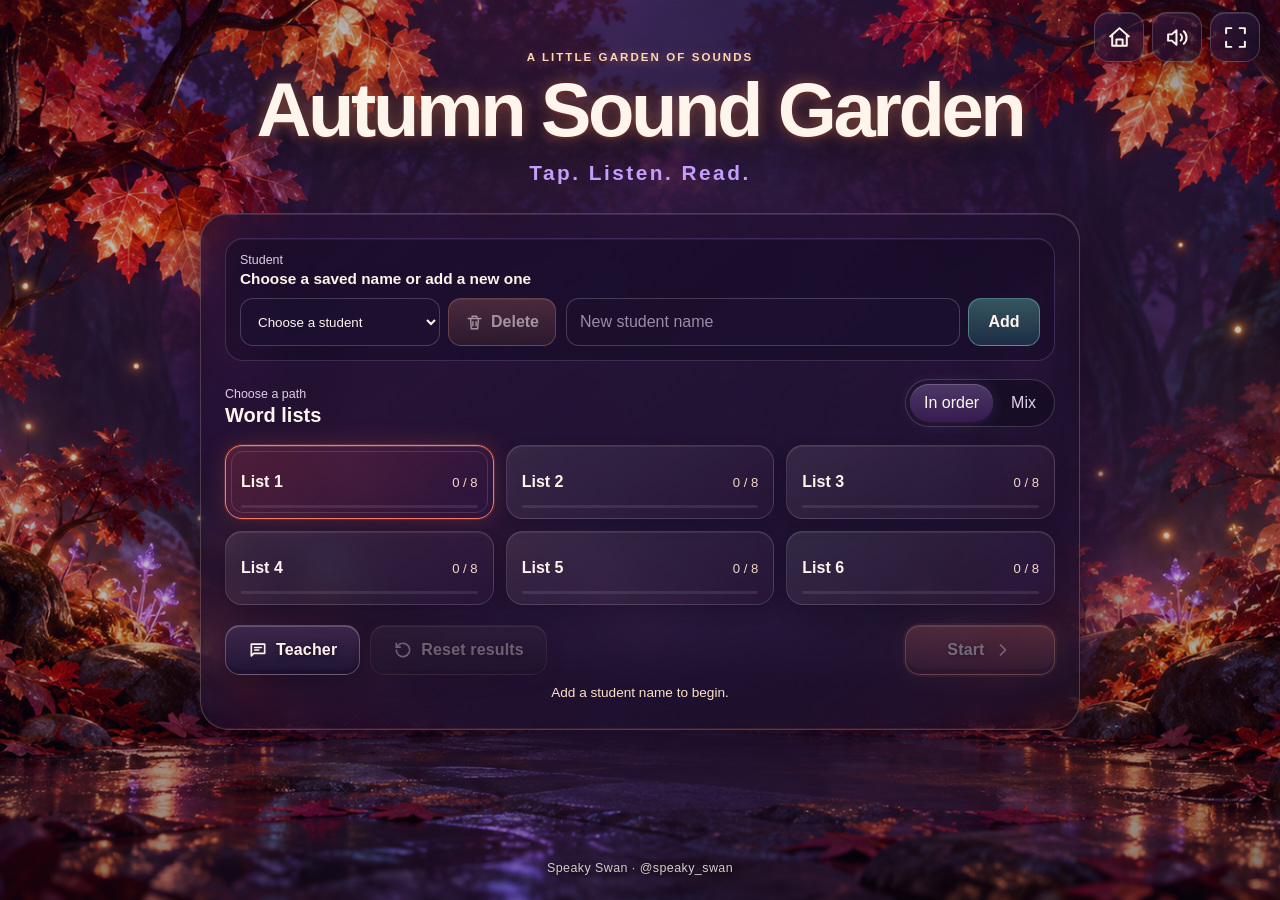
<file: index.html>
<!doctype html>
<html lang="en">
<head>
  <meta charset="utf-8">
  <meta name="viewport" content="width=device-width, initial-scale=1, viewport-fit=cover">
  <meta name="theme-color" content="#190f2d">
  <meta name="description" content="A teacher-led phonics game for blending three-letter words.">
  <title>Autumn Sound Garden</title>
  <link rel="icon" href="data:image/svg+xml,%3Csvg xmlns='http://www.w3.org/2000/svg' viewBox='0 0 64 64'%3E%3Cpath fill='%23e9854b' d='M54 8C31 8 13 21 10 43c10 8 25 7 35-3C54 31 57 18 54 8Z'/%3E%3Cpath fill='none' stroke='%23fff5ec' stroke-width='4' stroke-linecap='round' d='M10 54c9-17 20-27 35-36'/%3E%3C/svg%3E">
  <link rel="stylesheet" href="styles.css">
</head>
<body>
  <div class="forest" aria-hidden="true"></div>
  <div class="ambient" aria-hidden="true">
    <i class="firefly f1"></i><i class="firefly f2"></i><i class="firefly f3"></i><i class="firefly f4"></i>
    <i class="leaf l1"></i><i class="leaf l2"></i><i class="leaf l3"></i><i class="leaf l4"></i>
  </div>

  <main class="app-shell">
    <div class="icon-actions global-actions" aria-label="Game controls">
      <button id="home-button" class="icon-button" type="button" aria-label="Home" title="Home">
        <svg aria-hidden="true" viewBox="0 0 24 24"><path d="m3 11 9-8 9 8"/><path d="M5 10v10h14V10M9 20v-6h6v6"/></svg>
      </button>
      <button id="effects-button" class="icon-button" type="button" aria-label="Sound effects on" aria-pressed="true" title="Sound effects: decorative only. Letter sounds stay on.">
        <svg aria-hidden="true" viewBox="0 0 24 24"><path d="M11 5 6.5 9H3v6h3.5l4.5 4V5Z"/><path class="sound-wave" d="M15 9a4 4 0 0 1 0 6M18 6a8 8 0 0 1 0 12"/></svg>
      </button>
      <button id="fullscreen-button" class="icon-button" type="button" aria-label="Full screen" title="Full screen">
        <svg aria-hidden="true" viewBox="0 0 24 24"><path d="M8 3H3v5M16 3h5v5M21 16v5h-5M8 21H3v-5"/></svg>
      </button>
    </div>

    <section id="start-screen" class="screen start-screen active" aria-labelledby="start-title">
      <div class="brand-lockup">
        <span class="eyebrow">A little garden of sounds</span>
        <h1 id="start-title">Autumn Sound Garden</h1>
        <p class="tagline">Tap. Listen. Read.</p>
      </div>

      <div class="start-panel glass-panel">
        <section class="student-panel" aria-labelledby="student-title">
          <div class="student-heading">
            <span class="step-label">Student</span>
            <strong id="student-title">Choose a saved name or add a new one</strong>
          </div>
          <div class="student-controls">
            <div class="student-select-row">
              <label class="sr-only" for="student-select">Saved students</label>
              <select id="student-select" aria-label="Choose a saved student">
                <option value="">Choose a student</option>
              </select>
              <button id="delete-student-button" class="student-delete-button" type="button" aria-label="Delete selected student" title="Delete selected student" disabled>
                <svg aria-hidden="true" viewBox="0 0 24 24"><path d="M4 7h16M9 7V4h6v3M7 7l1 13h8l1-13M10 11v5M14 11v5"/></svg>
                <span>Delete</span>
              </button>
            </div>
            <div class="student-create">
              <label class="sr-only" for="student-name-input">New student name</label>
              <input id="student-name-input" type="text" maxlength="30" autocomplete="name" placeholder="New student name">
              <button id="add-student-button" class="student-add-button" type="button">Add</button>
            </div>
          </div>
          <button id="continue-session-button" class="continue-session" type="button" hidden>
            <span>Continue</span>
            <strong id="continue-session-detail"></strong>
            <svg aria-hidden="true" viewBox="0 0 24 24"><path d="m9 6 6 6-6 6"/></svg>
          </button>
        </section>

        <div class="list-heading">
          <div>
            <span class="step-label">Choose a path</span>
            <h2>Word lists</h2>
          </div>
          <div class="order-control" aria-label="Word order">
            <button class="order-option active" type="button" data-order="in-order" aria-pressed="true">In order</button>
            <button class="order-option" type="button" data-order="mix" aria-pressed="false">Mix</button>
          </div>
        </div>
        <div id="list-grid" class="list-grid" aria-label="Choose a word list"></div>
        <div class="start-actions">
          <div class="start-secondary-actions">
            <button id="teacher-button" class="button button-quiet" type="button">
              <svg aria-hidden="true" viewBox="0 0 24 24"><path d="M4 5h16v11H7l-3 3V5Z"/><path d="M8 9h8M8 12h5"/></svg>
              Teacher
            </button>
            <button id="reset-results-button" class="button button-quiet button-reset" type="button" disabled>
              <svg aria-hidden="true" viewBox="0 0 24 24"><path d="M4 12a8 8 0 1 0 2.3-5.7L4 8.6"/><path d="M4 4v4.6h4.6"/></svg>
              Reset results
            </button>
          </div>
          <button id="start-button" class="button button-primary" type="button" disabled>
            <span>Start</span>
            <svg aria-hidden="true" viewBox="0 0 24 24"><path d="m9 6 6 6-6 6"/></svg>
          </button>
        </div>
        <div id="start-status" class="inline-status" role="status" aria-live="polite"></div>
      </div>
    </section>

    <section id="game-screen" class="screen game-screen" aria-labelledby="game-title" hidden>
      <header class="game-header">
        <div class="session-badge">
          <span id="game-title">List 1</span>
          <span class="dot" aria-hidden="true"></span>
          <span id="word-counter">1 / 8</span>
        </div>
      </header>

      <div class="game-content">
        <div class="instruction-block">
          <span class="eyebrow">Listen closely</span>
          <h1>Tap each letter. Listen to the sounds.</h1>
        </div>

        <div id="letter-row" class="letter-row" aria-label="Word sounds"></div>

        <div class="read-reveal" aria-live="polite">
          <div id="reading-feedback" class="reading-feedback" hidden>
            <svg class="success-star" aria-hidden="true" viewBox="0 0 64 64"><path d="m32 5 7.8 15.8 17.5 2.5-12.7 12.4 3 17.4L32 44.9 16.4 53l3-17.4L6.7 23.3l17.5-2.5L32 5Z"/></svg>
            <span>Great reading!</span>
          </div>
          <span id="reveal-prompt">&nbsp;</span>
          <strong id="revealed-word" aria-hidden="true">&nbsp;</strong>
        </div>

        <div class="game-controls">
          <button id="sound-out-button" class="button button-warm" type="button">Sound it out</button>
          <button id="read-button" class="button button-violet button-microphone" type="button" title="Read the word into the microphone" aria-pressed="false">
            <svg aria-hidden="true" viewBox="0 0 24 24"><rect x="9" y="3" width="6" height="12" rx="3"/><path d="M5 11a7 7 0 0 0 14 0M12 18v3M9 21h6"/></svg>
            <span>Read aloud</span>
          </button>
          <button id="next-button" class="button button-primary" type="button" disabled title="Read the word aloud first">Next</button>
        </div>
        <button id="back-button" class="back-button" type="button">
          <svg aria-hidden="true" viewBox="0 0 24 24"><path d="m15 6-6 6 6 6"/></svg>
          Previous word
        </button>
        <div id="game-status" class="inline-status game-status" role="status" aria-live="polite"></div>
        <button id="retry-audio-button" class="button button-quiet retry-button" type="button" hidden>Repeat loading</button>
      </div>
      <div id="celebration" class="celebration" aria-hidden="true"></div>
    </section>

    <section id="complete-screen" class="screen complete-screen" aria-labelledby="complete-title" hidden>
      <div class="completion-orbit" aria-hidden="true"><span></span><span></span><span></span></div>
      <span class="eyebrow">The path is complete</span>
      <h1 id="complete-title">Well done!</h1>
      <p><strong>8</strong> words read</p>
      <div class="completion-actions">
        <button id="again-button" class="button button-primary" type="button">Read again</button>
        <button id="choose-button" class="button button-quiet" type="button">Choose a list</button>
      </div>
    </section>
  </main>

  <footer class="site-footer">
    <a class="author-link" href="https://vk.ru/speaky_swan" target="_blank" rel="noopener noreferrer" aria-label="Speaky Swan on VK — opens in a new tab">Speaky Swan · @speaky_swan</a>
  </footer>

  <dialog id="teacher-dialog" class="teacher-dialog" aria-labelledby="teacher-title">
    <div class="dialog-head">
      <div><span class="eyebrow">For the grown-up</span><h2 id="teacher-title">Teacher sound check</h2></div>
      <button id="close-teacher" class="icon-button" type="button" aria-label="Close teacher panel">
        <svg aria-hidden="true" viewBox="0 0 24 24"><path d="M5 5l14 14M19 5 5 19"/></svg>
      </button>
    </div>
    <p class="teacher-intro">Listen to the supplied British phonics clips. This technical player does not assess pronunciation.</p>
    <div class="teacher-settings">
      <label for="volume-range"><span>Phoneme volume</span><output id="volume-output">90%</output></label>
      <input id="volume-range" type="range" min="0" max="100" value="90">
      <label for="gap-range"><span>Gap between sounds</span><output id="gap-output">0.3 s</output></label>
      <input id="gap-range" type="range" min="0" max="2000" step="100" value="300">
    </div>
    <div id="teacher-sounds" class="teacher-sounds" aria-label="Phoneme sound checks"></div>
    <div id="teacher-status" class="inline-status" role="status" aria-live="polite"></div>
    <a class="author-link teacher-author" href="https://vk.ru/speaky_swan" target="_blank" rel="noopener noreferrer" aria-label="Speaky Swan on VK — opens in a new tab">Speaky Swan · @speaky_swan</a>
  </dialog>

  <script src="words.js"></script>
  <script src="audio.js"></script>
  <script src="app.js"></script>
</body>
</html>
</file>
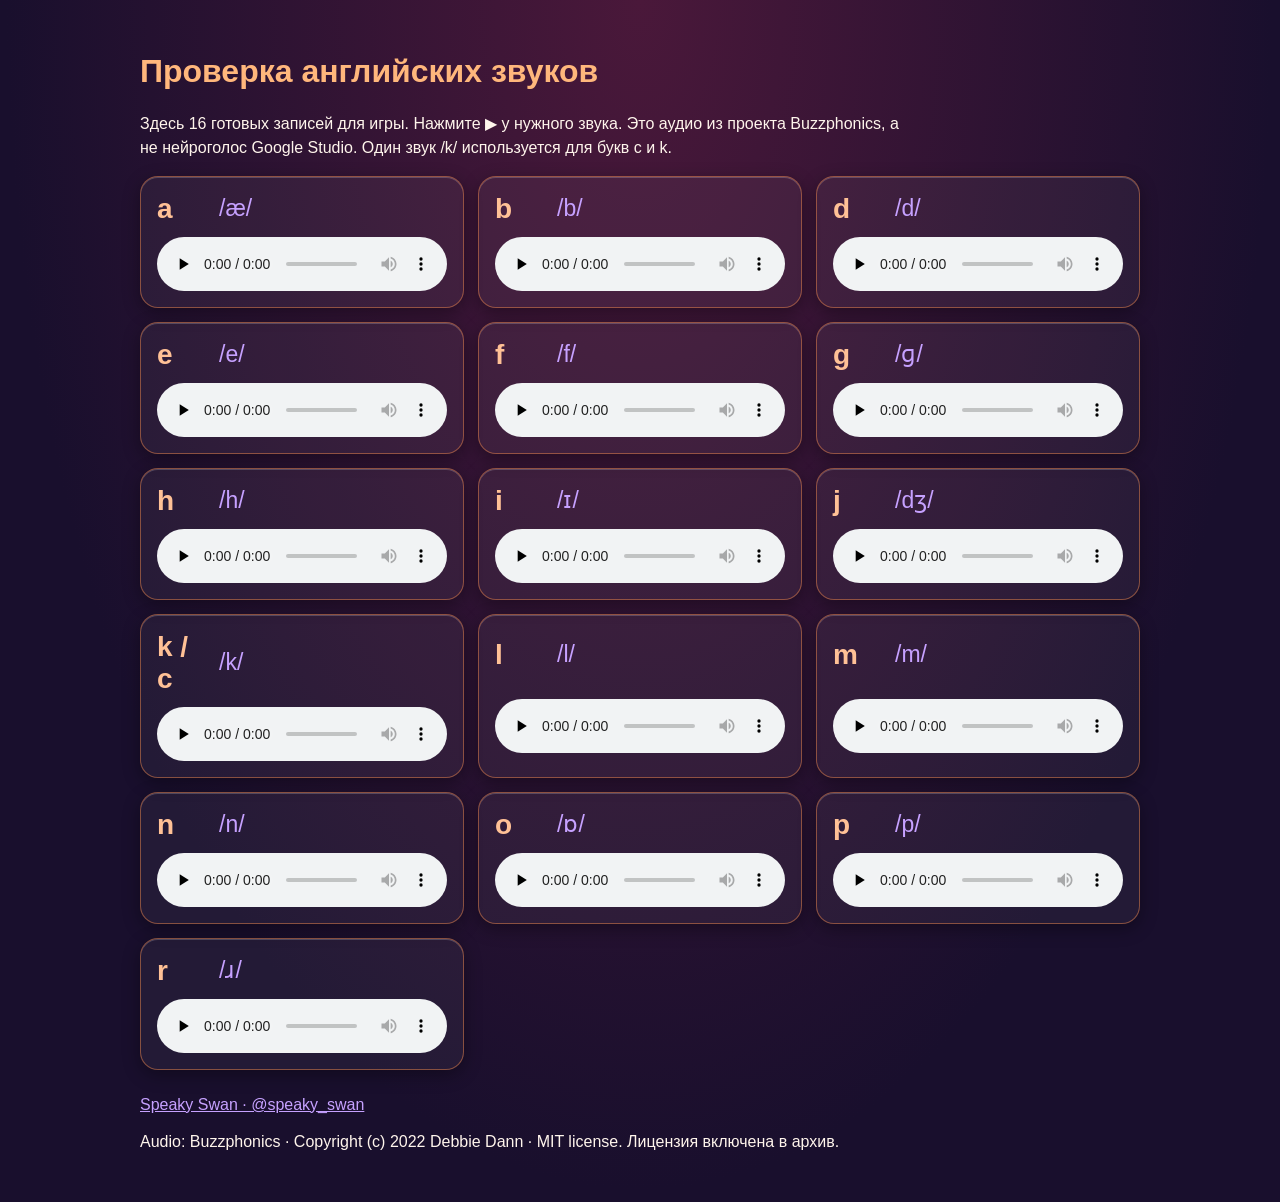
<file: preview.html>
<!doctype html><html lang="ru"><meta charset="utf-8"><meta name="viewport" content="width=device-width,initial-scale=1"><title>Speaky Swan — проверка звуков</title><style>body{margin:0;background:radial-gradient(ellipse at top,#4a183a,#190f2d 70%);color:#fff5ec;font:16px Arial,sans-serif;min-height:100vh}main{max-width:1000px;margin:auto;padding:32px 20px}h1{font-size:32px;color:#ffb77c}p{line-height:1.5;max-width:780px}.grid{display:grid;grid-template-columns:repeat(auto-fit,minmax(280px,1fr));gap:14px}.sound{background:#ffffff0c;border:1px solid #e9854b80;box-shadow:0 5px 18px #0005,inset 0 1px #fff3;border-radius:18px;padding:16px;display:grid;grid-template-columns:50px 1fr;align-items:center;gap:12px}.sound b{font-size:28px;color:#ffc196}.sound span{font-size:23px;color:#c6a1ff}.sound audio{width:100%;grid-column:1/-1}a{color:#c6a1ff}footer{margin-top:26px}a:focus-visible{outline:3px solid #ffb77c}</style><main><h1>Проверка английских звуков</h1><p>Здесь 16 готовых записей для игры. Нажмите ▶ у нужного звука. Это аудио из проекта Buzzphonics, а не нейроголос Google Studio. Один звук /k/ используется для букв c и k.</p><div class="grid"><div class="sound"><b>a</b><span>/æ/</span><audio controls preload="none" src="assets/audio/phonemes/a.m4a"></audio></div>
<div class="sound"><b>b</b><span>/b/</span><audio controls preload="none" src="assets/audio/phonemes/b.m4a"></audio></div>
<div class="sound"><b>d</b><span>/d/</span><audio controls preload="none" src="assets/audio/phonemes/d.m4a"></audio></div>
<div class="sound"><b>e</b><span>/e/</span><audio controls preload="none" src="assets/audio/phonemes/e.m4a"></audio></div>
<div class="sound"><b>f</b><span>/f/</span><audio controls preload="none" src="assets/audio/phonemes/f.m4a"></audio></div>
<div class="sound"><b>g</b><span>/ɡ/</span><audio controls preload="none" src="assets/audio/phonemes/g.m4a"></audio></div>
<div class="sound"><b>h</b><span>/h/</span><audio controls preload="none" src="assets/audio/phonemes/h.m4a"></audio></div>
<div class="sound"><b>i</b><span>/ɪ/</span><audio controls preload="none" src="assets/audio/phonemes/i.m4a"></audio></div>
<div class="sound"><b>j</b><span>/dʒ/</span><audio controls preload="none" src="assets/audio/phonemes/j.m4a"></audio></div>
<div class="sound"><b>k / c</b><span>/k/</span><audio controls preload="none" src="assets/audio/phonemes/k.m4a"></audio></div>
<div class="sound"><b>l</b><span>/l/</span><audio controls preload="none" src="assets/audio/phonemes/l.m4a"></audio></div>
<div class="sound"><b>m</b><span>/m/</span><audio controls preload="none" src="assets/audio/phonemes/m.m4a"></audio></div>
<div class="sound"><b>n</b><span>/n/</span><audio controls preload="none" src="assets/audio/phonemes/n.m4a"></audio></div>
<div class="sound"><b>o</b><span>/ɒ/</span><audio controls preload="none" src="assets/audio/phonemes/o.m4a"></audio></div>
<div class="sound"><b>p</b><span>/p/</span><audio controls preload="none" src="assets/audio/phonemes/p.m4a"></audio></div>
<div class="sound"><b>r</b><span>/ɹ/</span><audio controls preload="none" src="assets/audio/phonemes/r.m4a"></audio></div></div><footer><a href="https://vk.ru/speaky_swan" target="_blank" rel="noopener noreferrer">Speaky Swan · @speaky_swan</a><p>Audio: Buzzphonics · Copyright (c) 2022 Debbie Dann · MIT license. Лицензия включена в архив.</p></footer></main></html>
</file>
<file: styles.css>
:root {
  color-scheme: dark;
  --plum: #190f2d;
  --indigo: #11182d;
  --berry: #4a183a;
  --copper: #e9854b;
  --coral: #ff765c;
  --amber: #f2ae55;
  --lilac: #c6a1ff;
  --mint: #96eee1;
  --cream: #fff5ec;
  --muted: #dfcfe6;
  --glass: rgba(24, 13, 40, 0.58);
  --line: rgba(255, 245, 236, 0.18);
  --shadow: 0 20px 50px rgba(7, 3, 18, 0.42);
  font-family: Andika, "Trebuchet MS", Arial, sans-serif;
}

* { box-sizing: border-box; }
.sr-only { position: absolute; width: 1px; height: 1px; padding: 0; margin: -1px; overflow: hidden; clip: rect(0, 0, 0, 0); white-space: nowrap; border: 0; }

html { min-width: 320px; min-height: 100%; background: var(--plum); }

body {
  min-width: 320px;
  min-height: 100vh;
  min-height: 100svh;
  margin: 0;
  overflow-x: hidden;
  color: var(--cream);
  background: var(--plum);
}

button, input { font: inherit; }
button { -webkit-tap-highlight-color: transparent; }

.forest {
  position: fixed;
  inset: 0;
  z-index: 0;
  pointer-events: none;
  background-color: var(--plum);
  background-image: url("assets/autumn-forest.png");
  background-position: center;
  background-size: cover;
  background-repeat: no-repeat;
}

.forest::before {
  content: "";
  position: absolute;
  inset: 0;
  background:
    radial-gradient(circle at 50% 42%, rgba(17, 8, 31, 0.02) 0 20%, rgba(13, 6, 27, 0.2) 62%, rgba(9, 3, 20, 0.42) 100%),
    linear-gradient(180deg, rgba(18, 8, 34, 0.18), transparent 36%, rgba(16, 6, 28, 0.18));
}

.ambient { position: fixed; inset: 0; z-index: 1; overflow: hidden; pointer-events: none; }
.ambient.muted { display: none; }
.firefly { position: absolute; width: 5px; height: 5px; border-radius: 50%; background: #fff0bd; box-shadow: 0 0 8px #ffcb69, 0 0 18px #ef794d; animation: drift 12s ease-in-out infinite alternate; }
.f1 { left: 18%; top: 38%; animation-delay: -2s; }
.f2 { right: 17%; top: 31%; animation-delay: -7s; animation-duration: 14s; }
.f3 { left: 30%; bottom: 24%; animation-delay: -4s; animation-duration: 16s; }
.f4 { right: 28%; bottom: 34%; animation-delay: -10s; animation-duration: 13s; }
.leaf { position: absolute; width: 15px; height: 9px; border-radius: 100% 0 100% 0; background: linear-gradient(135deg, var(--amber), var(--coral)); box-shadow: 0 0 9px rgba(255,118,92,.6); opacity: .6; animation: fall 15s linear infinite; }
.l1 { left: 9%; top: -3%; animation-delay: -3s; }
.l2 { left: 34%; top: -6%; animation-delay: -11s; animation-duration: 18s; }
.l3 { right: 18%; top: -4%; animation-delay: -6s; animation-duration: 17s; }
.l4 { right: 5%; top: -4%; animation-delay: -14s; animation-duration: 20s; }

.app-shell {
  position: relative;
  z-index: 2;
  width: min(1180px, calc(100% - 40px));
  min-height: calc(100vh - 64px);
  min-height: calc(100svh - 64px);
  margin: 0 auto;
  padding: max(28px, env(safe-area-inset-top)) 0 84px;
  display: flex;
}

.screen { width: 100%; margin: auto; animation: screen-in .45s ease-out both; }
.screen[hidden] { display: none !important; }

.eyebrow {
  display: block;
  margin-bottom: 8px;
  color: #ffd7b5;
  font-size: .72rem;
  line-height: 1.3;
  font-weight: 800;
  letter-spacing: .18em;
  text-transform: uppercase;
  text-shadow: 0 1px 10px rgba(233,133,75,.5);
}

.brand-lockup { text-align: center; margin-bottom: 28px; }
.brand-lockup h1, .instruction-block h1, .complete-screen h1 { margin: 0; text-wrap: balance; }
.brand-lockup h1 {
  font-size: clamp(2.35rem, 6vw, 4.75rem);
  line-height: .98;
  letter-spacing: -.045em;
  text-shadow: 0 2px 0 rgba(120,41,33,.5), 0 0 16px rgba(255,150,92,.48), 0 9px 30px rgba(12,4,20,.9);
}
.tagline { margin: 14px 0 0; color: var(--lilac); font-size: clamp(1rem, 2vw, 1.3rem); font-weight: 700; letter-spacing: .12em; }

.glass-panel {
  background: linear-gradient(145deg, rgba(38,16,51,.76), rgba(18,13,37,.56));
  border: 1px solid rgba(255,210,184,.22);
  border-radius: 28px;
  box-shadow: inset 0 1px rgba(255,255,255,.11), inset 0 -1px rgba(185,91,66,.16), var(--shadow), 0 0 60px rgba(83,31,95,.18);
  backdrop-filter: blur(14px) saturate(1.15);
  -webkit-backdrop-filter: blur(14px) saturate(1.15);
}

.start-screen { max-width: 880px; }
.start-panel { padding: 24px; }
.student-panel { margin-bottom: 18px; padding: 14px; border: 1px solid rgba(198,161,255,.2); border-radius: 18px; background: rgba(12,7,28,.32); box-shadow: inset 0 1px rgba(255,255,255,.06); }
.student-heading { margin-bottom: 10px; }
.student-heading strong { display: block; color: var(--cream); font-size: .96rem; }
.student-controls { display: grid; grid-template-columns: minmax(190px, .8fr) minmax(280px, 1.2fr); gap: 10px; }
.student-select-row { display: grid; grid-template-columns: minmax(0, 1fr) 108px; gap: 8px; }
.student-controls select, .student-create input { width: 100%; min-height: 48px; border: 1px solid rgba(255,245,236,.2); border-radius: 13px; color: var(--cream); background: rgba(29,16,48,.88); outline: none; }
.student-controls select { padding: 9px 38px 9px 13px; cursor: pointer; }
.student-controls select option { color: #21122f; background: #fff5ec; }
.student-create { display: grid; grid-template-columns: minmax(0, 1fr) auto; gap: 8px; }
.student-create input { padding: 9px 13px; }
.student-create input::placeholder { color: rgba(223,207,230,.65); }
.student-add-button { min-width: 72px; min-height: 48px; padding: 8px 15px; border: 1px solid rgba(150,238,225,.38); border-radius: 13px; color: var(--cream); font-weight: 800; background: linear-gradient(180deg, rgba(62,104,108,.8), rgba(30,49,72,.9)); cursor: pointer; }
.student-delete-button { min-width: 108px; height: 48px; padding: 0 12px; display: flex; align-items: center; justify-content: center; gap: 7px; border: 1px solid rgba(255,118,92,.62); border-radius: 13px; color: #ffe3dc; font-weight: 800; background: linear-gradient(180deg, rgba(139,55,71,.92), rgba(67,29,54,.96)); box-shadow: inset 0 1px rgba(255,255,255,.12); cursor: pointer; }
.student-delete-button:disabled { opacity: .62; filter: saturate(.55); cursor: not-allowed; }
.student-delete-button svg { width: 19px; height: 19px; flex: 0 0 auto; fill: none; stroke: currentColor; stroke-width: 1.8; stroke-linecap: round; stroke-linejoin: round; }
.student-controls select:focus-visible, .student-create input:focus-visible, .student-add-button:focus-visible, .student-delete-button:focus-visible { outline: 3px solid var(--mint); outline-offset: 2px; }
.continue-session { width: 100%; min-height: 52px; margin-top: 10px; padding: 9px 14px; display: grid; grid-template-columns: auto 1fr auto; align-items: center; gap: 10px; border: 1px solid rgba(242,174,85,.58); border-radius: 14px; color: var(--cream); text-align: left; background: linear-gradient(135deg, rgba(139,58,66,.82), rgba(69,33,92,.88)); box-shadow: inset 0 1px rgba(255,255,255,.18), 0 0 20px rgba(255,118,92,.12); cursor: pointer; }
.continue-session[hidden] { display: none; }
.continue-session > span { color: #ffd6b8; font-size: .78rem; font-weight: 800; text-transform: uppercase; letter-spacing: .1em; }
.continue-session strong { font-size: .95rem; }
.continue-session svg { width: 21px; height: 21px; fill: none; stroke: currentColor; stroke-width: 2; stroke-linecap: round; stroke-linejoin: round; }
.list-heading { display: flex; align-items: end; justify-content: space-between; gap: 20px; margin-bottom: 18px; }
.list-heading h2 { margin: 0; font-size: 1.25rem; }
.step-label { display: block; margin-bottom: 3px; color: var(--muted); font-size: .78rem; }
.order-control { display: inline-flex; gap: 4px; padding: 4px; border: 1px solid var(--line); border-radius: 999px; background: rgba(12,7,24,.44); }
.order-option { min-height: 38px; padding: 7px 14px; border: 0; border-radius: 999px; color: var(--muted); background: transparent; cursor: pointer; }
.order-option.active { color: var(--cream); background: linear-gradient(180deg, rgba(198,161,255,.3), rgba(94,43,130,.45)); box-shadow: inset 0 1px rgba(255,255,255,.18), 0 0 16px rgba(198,161,255,.15); }

.list-grid { display: grid; grid-template-columns: repeat(3, 1fr); gap: 12px; }
.list-card {
  position: relative;
  min-height: 74px;
  padding: 13px 15px;
  display: flex;
  align-items: center;
  justify-content: space-between;
  gap: 8px;
  color: var(--cream);
  text-align: left;
  border: 1px solid rgba(255,245,236,.14);
  border-radius: 17px;
  background: linear-gradient(150deg, rgba(255,255,255,.09), rgba(66,29,74,.18));
  box-shadow: inset 0 1px rgba(255,255,255,.08), 0 6px 16px rgba(7,3,18,.18);
  cursor: pointer;
  transition: transform .2s ease, border-color .2s ease, box-shadow .2s ease;
}
.list-card::after { content: ""; position: absolute; inset: 5px; border: 1px solid transparent; border-radius: 12px; pointer-events: none; }
.list-card:hover { transform: translateY(-2px); border-color: rgba(242,174,85,.5); }
.list-card.selected { border-color: var(--coral); background: linear-gradient(145deg, rgba(124,43,66,.5), rgba(51,21,70,.42)); box-shadow: inset 0 1px rgba(255,255,255,.12), 0 0 0 1px rgba(255,118,92,.18), 0 0 24px rgba(255,108,72,.2); }
.list-card.selected::after { border-color: rgba(255,210,184,.16); }
.list-name { font-weight: 800; }
.list-progress { color: #f2d6c8; font-size: .82rem; }
.list-progress-track { position: absolute; left: 15px; right: 15px; bottom: 10px; height: 3px; overflow: hidden; border-radius: 3px; background: rgba(255,255,255,.09); }
.list-progress-track span { display: block; height: 100%; border-radius: inherit; background: linear-gradient(90deg, var(--coral), var(--amber)); box-shadow: 0 0 8px var(--coral); }

.start-actions { display: flex; justify-content: space-between; align-items: center; gap: 14px; margin-top: 20px; }
.start-secondary-actions { display: flex; align-items: center; gap: 10px; }
.button {
  min-height: 50px;
  padding: 11px 22px;
  display: inline-flex;
  align-items: center;
  justify-content: center;
  gap: 8px;
  border: 1px solid rgba(255,255,255,.25);
  border-radius: 15px;
  color: var(--cream);
  font-weight: 800;
  letter-spacing: .01em;
  text-shadow: 0 1px 4px rgba(27,8,25,.75);
  box-shadow: inset 0 1px rgba(255,255,255,.2), inset 0 -4px rgba(20,7,30,.25), 0 7px 20px rgba(8,3,18,.28);
  cursor: pointer;
  transition: transform .16s ease, filter .16s ease, opacity .16s ease, box-shadow .16s ease;
}
.button svg { width: 20px; height: 20px; fill: none; stroke: currentColor; stroke-width: 2; stroke-linecap: round; stroke-linejoin: round; }
.button:hover:not(:disabled) { transform: translateY(-2px); filter: brightness(1.09); }
.button:active:not(:disabled) { transform: translateY(1px); }
.button:disabled { opacity: .38; cursor: not-allowed; filter: saturate(.6); }
.button-primary { min-width: 150px; border-color: rgba(255,156,114,.8); background: linear-gradient(180deg, rgba(189,70,69,.96), rgba(91,31,67,.96)); box-shadow: inset 0 1px rgba(255,231,216,.4), inset 0 -5px rgba(59,14,44,.45), 0 0 0 2px rgba(255,118,92,.18), 0 8px 22px rgba(65,11,42,.42), 0 0 25px rgba(255,118,92,.2); }
.button-quiet { background: linear-gradient(180deg, rgba(65,42,81,.84), rgba(29,20,51,.88)); }
.button-reset { color: #f5d8d2; border-color: rgba(255,118,92,.28); }
.button-warm { border-color: rgba(242,174,85,.72); background: linear-gradient(180deg, rgba(143,58,57,.93), rgba(70,25,58,.96)); box-shadow: inset 0 1px rgba(255,231,216,.35), inset 0 -5px rgba(47,14,41,.4), 0 0 0 2px rgba(233,133,75,.12), 0 7px 20px rgba(35,9,31,.35); }
.button-violet { border-color: rgba(198,161,255,.72); background: linear-gradient(180deg, rgba(113,57,146,.94), rgba(54,28,87,.96)); box-shadow: inset 0 1px rgba(241,225,255,.35), inset 0 -5px rgba(31,14,58,.4), 0 0 0 2px rgba(198,161,255,.12), 0 7px 20px rgba(34,11,53,.35); }
.inline-status { min-height: 20px; margin-top: 10px; color: #ffe1c9; font-size: .85rem; text-align: center; }
.inline-status.error { color: #ffd0ca; }

.game-screen { max-width: 1120px; }
.game-header { min-height: 54px; display: flex; align-items: center; justify-content: center; position: relative; }
.session-badge { display: inline-flex; align-items: center; gap: 12px; padding: 9px 17px; border: 1px solid rgba(198,161,255,.28); border-radius: 999px; background: rgba(24,12,42,.54); box-shadow: inset 0 1px rgba(255,255,255,.12), 0 6px 20px rgba(11,4,24,.25); backdrop-filter: blur(10px); color: #eadbff; font-weight: 800; }
.dot { width: 4px; height: 4px; border-radius: 50%; background: var(--coral); box-shadow: 0 0 8px var(--coral); }
.icon-actions { display: flex; gap: 8px; }
.global-actions { position: fixed; z-index: 6; top: max(12px, env(safe-area-inset-top)); right: max(20px, env(safe-area-inset-right)); }
.icon-button { width: 50px; height: 50px; padding: 0; display: inline-grid; place-items: center; border: 1px solid rgba(255,245,236,.2); border-radius: 15px; color: var(--cream); background: linear-gradient(145deg, rgba(53,27,70,.68), rgba(20,14,40,.72)); box-shadow: inset 0 1px rgba(255,255,255,.12), 0 6px 18px rgba(7,3,18,.24); cursor: pointer; transition: transform .16s ease, opacity .16s ease, border-color .16s ease; }
.icon-button:hover { transform: translateY(-2px); border-color: rgba(242,174,85,.55); }
.icon-button svg { width: 25px; height: 25px; fill: none; stroke: currentColor; stroke-width: 1.9; stroke-linecap: round; stroke-linejoin: round; }
.icon-button[aria-pressed="false"] .sound-wave { opacity: .18; }

.game-content { display: flex; flex-direction: column; align-items: center; }
.instruction-block { margin: 22px 0 20px; text-align: center; }
.instruction-block h1 { font-size: clamp(1.15rem, 2.4vw, 1.65rem); text-shadow: 0 3px 14px rgba(12,4,24,.8); }

.letter-row { display: flex; justify-content: center; align-items: flex-start; gap: clamp(12px, 2.2vw, 24px); perspective: 1000px; }
.letter-wrap { position: relative; padding-bottom: 28px; }
.letter-tile {
  --tile-accent: var(--coral);
  position: relative;
  width: clamp(138px, 14vw, 170px);
  aspect-ratio: 1;
  padding: 0;
  display: grid;
  place-items: center;
  border: 2px solid color-mix(in srgb, var(--tile-accent) 82%, white 18%);
  border-radius: 28px;
  color: var(--cream);
  background:
    linear-gradient(145deg, rgba(255,255,255,.16), transparent 24%),
    radial-gradient(circle at 50% 72%, color-mix(in srgb, var(--tile-accent) 22%, transparent), transparent 62%),
    linear-gradient(180deg, rgba(64,24,70,.68), rgba(34,13,49,.82));
  box-shadow:
    inset 0 2px rgba(255,255,255,.35),
    inset 0 -9px rgba(12,5,27,.35),
    inset 0 0 24px color-mix(in srgb, var(--tile-accent) 23%, transparent),
    0 5px 0 color-mix(in srgb, var(--tile-accent) 55%, #3b163c 45%),
    0 11px 28px rgba(8,3,20,.5),
    0 0 0 5px color-mix(in srgb, var(--tile-accent) 14%, transparent),
    0 0 24px color-mix(in srgb, var(--tile-accent) 34%, transparent);
  cursor: pointer;
  transition: transform .16s ease, filter .2s ease, box-shadow .2s ease;
}
.letter-tile::before { content: ""; position: absolute; inset: 7px; border: 1px solid rgba(255,255,255,.25); border-radius: 21px; pointer-events: none; }
.letter-tile::after { content: ""; position: absolute; left: 19%; right: 19%; top: 9px; height: 3px; border-radius: 50%; background: rgba(255,255,255,.7); box-shadow: 0 0 10px white; opacity: .65; pointer-events: none; }
.letter-tile.vowel { --tile-accent: #b865ff; }
.letter-tile:hover { transform: translateY(-6px) rotateX(2deg); filter: brightness(1.08); }
.letter-tile:active { transform: translateY(1px) scale(.985); }
.letter-tile.playing { transform: translateY(-4px) scale(1.025); filter: brightness(1.2); box-shadow: inset 0 2px rgba(255,255,255,.5), inset 0 -9px rgba(12,5,27,.25), inset 0 0 34px color-mix(in srgb, var(--tile-accent) 42%, transparent), 0 5px 0 color-mix(in srgb, var(--tile-accent) 65%, #3b163c 35%), 0 13px 32px rgba(8,3,20,.56), 0 0 0 6px color-mix(in srgb, var(--tile-accent) 22%, transparent), 0 0 46px color-mix(in srgb, var(--tile-accent) 60%, transparent); }
.letter-glyph { font-size: clamp(6rem, 11vw, 8.6rem); line-height: 1; font-family: Andika, "Trebuchet MS", Arial, sans-serif; font-weight: 700; letter-spacing: -.05em; text-shadow: 0 5px 0 rgba(63,22,43,.45), 0 0 18px rgba(255,229,210,.25); transform: translateY(-3px); }
.speaker-mark { position: absolute; right: 15px; bottom: 14px; width: 22px; height: 22px; fill: none; stroke: #ffe6d4; stroke-width: 2; stroke-linecap: round; stroke-linejoin: round; opacity: .85; }
.heard-mark { position: absolute; left: 50%; bottom: 4px; width: 13px; height: 13px; border: 2px solid var(--coral); border-radius: 50%; transform: translateX(-50%); background: rgba(43,15,48,.8); box-shadow: 0 0 0 rgba(255,118,92,0); transition: background .2s ease, box-shadow .2s ease, transform .2s ease; }
.letter-wrap.vowel .heard-mark { border-color: var(--lilac); }
.letter-wrap.heard .heard-mark { background: #fff1dc; box-shadow: 0 0 7px #fff, 0 0 18px var(--coral); transform: translateX(-50%) scale(1.08); }
.letter-wrap.vowel.heard .heard-mark { box-shadow: 0 0 7px #fff, 0 0 18px var(--lilac); }

.read-reveal { min-height: 60px; margin: 0 0 5px; display: flex; align-items: baseline; justify-content: center; gap: 12px; color: #f4dfef; }
.read-reveal span { font-size: 1rem; }
.read-reveal strong { color: var(--cream); font-size: 2rem; letter-spacing: .08em; text-shadow: 0 0 17px rgba(198,161,255,.72); }
.reading-feedback { display: inline-flex; align-items: center; gap: 10px; color: #fff3c7; font-weight: 800; text-shadow: 0 0 14px rgba(242,174,85,.75); }
.reading-feedback[hidden] { display: none; }
.reading-feedback span { font-size: 1.2rem; }
.success-star { width: 42px; height: 42px; fill: #ffd36f; stroke: #fff3c7; stroke-width: 2; filter: drop-shadow(0 0 7px #f2ae55) drop-shadow(0 0 16px rgba(255,118,92,.8)); animation: star-pop .55s cubic-bezier(.2,.9,.25,1.25) both; }
.game-controls { display: flex; justify-content: center; gap: 14px; flex-wrap: wrap; }
.game-controls .button { min-width: 180px; }
.button-microphone svg { width: 23px; height: 23px; }
.button-microphone.listening { border-color: var(--mint); box-shadow: inset 0 1px rgba(255,255,255,.38), inset 0 -5px rgba(31,14,58,.4), 0 0 0 4px rgba(150,238,225,.14), 0 0 30px rgba(150,238,225,.38); animation: microphone-pulse 1.1s ease-in-out infinite alternate; }
.back-button { min-height: 48px; margin-top: 7px; padding: 8px 12px; display: flex; align-items: center; gap: 5px; border: 0; color: #e8d6e5; background: transparent; cursor: pointer; opacity: .86; }
.back-button:disabled { opacity: .3; cursor: not-allowed; }
.back-button svg { width: 19px; height: 19px; fill: none; stroke: currentColor; stroke-width: 2; stroke-linecap: round; stroke-linejoin: round; }
.game-status { min-height: 18px; margin-top: 0; }
.retry-button { min-height: 44px; margin-top: 6px; }
.retry-button[hidden] { display: none; }

.celebration { position: fixed; inset: 20% 10%; z-index: 1; pointer-events: none; opacity: 0; }
.celebration.active { animation: glow-wave .68s ease-out both; }

.complete-screen { max-width: 680px; text-align: center; }
.complete-screen h1 { font-size: clamp(3.5rem, 10vw, 7rem); line-height: 1; text-shadow: 0 0 18px rgba(255,147,88,.6), 0 8px 28px rgba(10,3,20,.9); }
.complete-screen p { margin: 17px 0 28px; color: #eadbea; font-size: 1.25rem; }
.complete-screen p strong { color: var(--amber); font-size: 2rem; }
.completion-actions { display: flex; justify-content: center; gap: 14px; flex-wrap: wrap; }
.completion-orbit { width: 108px; height: 70px; margin: 0 auto 14px; position: relative; }
.completion-orbit::before { content: ""; position: absolute; inset: 11px 27px; border-radius: 50%; border: 1px solid rgba(255,189,111,.58); box-shadow: inset 0 0 18px rgba(255,118,92,.24), 0 0 22px rgba(198,161,255,.18); }
.completion-orbit span { position: absolute; width: 13px; height: 8px; border-radius: 100% 0 100% 0; background: linear-gradient(135deg, var(--amber), var(--coral)); box-shadow: 0 0 12px var(--coral); }
.completion-orbit span:nth-child(1) { left: 12px; top: 12px; transform: rotate(35deg); }
.completion-orbit span:nth-child(2) { right: 10px; top: 17px; transform: rotate(120deg); }
.completion-orbit span:nth-child(3) { left: 48px; bottom: 0; transform: rotate(210deg); background: linear-gradient(135deg, var(--lilac), var(--mint)); box-shadow: 0 0 12px var(--lilac); }

.site-footer { position: fixed; z-index: 5; left: 50%; bottom: max(10px, env(safe-area-inset-bottom)); transform: translateX(-50%); }
.author-link { min-height: 44px; padding: 10px 14px; display: inline-flex; align-items: center; justify-content: center; border-radius: 999px; color: rgba(255,245,236,.82); font-size: .78rem; letter-spacing: .035em; text-decoration: none; text-shadow: 0 2px 6px rgba(8,3,16,.95); transition: color .15s ease, background .15s ease; white-space: nowrap; }
.author-link:hover { color: white; background: rgba(23,10,38,.45); }

.teacher-dialog {
  width: min(720px, calc(100% - 28px));
  max-height: min(820px, calc(100vh - 28px));
  max-height: min(820px, calc(100svh - 28px));
  padding: 24px;
  overflow: auto;
  border: 1px solid rgba(255,184,141,.34);
  border-radius: 26px;
  color: var(--cream);
  background: linear-gradient(145deg, rgba(42,18,54,.97), rgba(16,13,34,.98));
  box-shadow: inset 0 1px rgba(255,255,255,.12), 0 30px 80px rgba(4,1,12,.68), 0 0 44px rgba(145,62,101,.24);
}
.teacher-dialog::backdrop { background: rgba(8,3,18,.7); backdrop-filter: blur(5px); }
.dialog-head { display: flex; align-items: center; justify-content: space-between; gap: 20px; }
.dialog-head h2 { margin: 0; font-size: 1.7rem; }
.teacher-intro { margin: 15px 0; color: var(--muted); line-height: 1.5; }
.teacher-settings { display: grid; grid-template-columns: 1fr 1fr; gap: 8px 24px; padding: 15px; border: 1px solid var(--line); border-radius: 17px; background: rgba(9,5,22,.28); }
.teacher-settings label { display: flex; justify-content: space-between; gap: 15px; color: #efdfeb; font-size: .86rem; }
.teacher-settings output { color: var(--amber); }
.teacher-settings input { width: 100%; accent-color: var(--coral); min-height: 30px; }
.teacher-sounds { display: grid; grid-template-columns: repeat(4, 1fr); gap: 9px; margin-top: 16px; }
.sound-check { min-height: 54px; display: flex; justify-content: center; align-items: center; gap: 8px; border: 1px solid rgba(255,245,236,.15); border-radius: 13px; color: var(--cream); background: rgba(255,255,255,.055); cursor: pointer; }
.sound-check:hover { border-color: rgba(198,161,255,.55); background: rgba(198,161,255,.1); }
.sound-check.playing { border-color: var(--coral); box-shadow: 0 0 18px rgba(255,118,92,.25); }
.sound-letter { font-size: 1.2rem; font-weight: 800; }
.phoneme { color: #d9c4e4; font-size: .78rem; }
.teacher-author { display: flex; width: max-content; margin: 4px auto -10px; }

:focus-visible { outline: 3px solid var(--mint); outline-offset: 3px; }

@keyframes screen-in { from { opacity: 0; transform: translateY(12px); } to { opacity: 1; transform: none; } }
@keyframes drift { 0% { transform: translate(-8px, 6px); opacity: .35; } 55% { opacity: 1; } 100% { transform: translate(14px, -9px); opacity: .5; } }
@keyframes fall { from { transform: translateY(-8vh) rotate(0deg); opacity: 0; } 12% { opacity: .55; } to { transform: translateY(112vh) translateX(60px) rotate(480deg); opacity: 0; } }
@keyframes glow-wave { 0% { opacity: 0; box-shadow: inset 0 0 0 0 rgba(198,161,255,.5); } 28% { opacity: 1; box-shadow: inset 0 0 80px 8px rgba(255,118,92,.28), 0 0 50px rgba(198,161,255,.24); } 100% { opacity: 0; box-shadow: inset 0 0 180px 30px transparent; } }
@keyframes microphone-pulse { from { transform: scale(1); filter: brightness(1); } to { transform: scale(1.025); filter: brightness(1.16); } }
@keyframes star-pop { 0% { opacity: 0; transform: scale(.35) rotate(-22deg); } 72% { opacity: 1; transform: scale(1.16) rotate(7deg); } 100% { transform: scale(1) rotate(0); } }

@media (max-width: 760px) {
  .app-shell { width: min(100% - 24px, 620px); padding-top: max(18px, env(safe-area-inset-top)); padding-bottom: 72px; }
  .brand-lockup { margin-bottom: 18px; }
  .start-panel { padding: 17px; border-radius: 22px; }
  .student-controls { grid-template-columns: 1fr; }
  .list-grid { grid-template-columns: repeat(2, 1fr); gap: 9px; }
  .list-card { min-height: 67px; }
  .list-heading { align-items: center; }
  .game-header { justify-content: space-between; }
  .session-badge { gap: 8px; padding: 8px 12px; font-size: .88rem; }
  .icon-button { width: 46px; height: 46px; border-radius: 13px; }
  .instruction-block { margin: 18px 0 17px; }
  .letter-row { width: 100%; gap: clamp(8px, 2.5vw, 14px); }
  .letter-wrap { flex: 1 1 0; min-width: 0; }
  .letter-tile { width: 100%; max-width: 150px; margin: auto; border-radius: clamp(17px, 5vw, 25px); }
  .letter-tile::before { border-radius: clamp(12px, 4vw, 19px); }
  .letter-glyph { font-size: clamp(4.2rem, 23vw, 7.3rem); }
  .speaker-mark { width: 18px; height: 18px; right: 11px; bottom: 11px; }
  .read-reveal { min-height: 57px; margin-bottom: 2px; }
  .game-controls { display: grid; width: min(100%, 430px); grid-template-columns: 1fr 1fr; gap: 10px; }
  .game-controls .button { min-width: 0; padding: 10px 12px; }
  .game-controls .button:last-child { grid-column: 1 / -1; width: 62%; margin: auto; }
  .teacher-settings { grid-template-columns: 1fr; }
  .teacher-sounds { grid-template-columns: repeat(3, 1fr); }
  .site-footer { position: relative; left: auto; bottom: auto; transform: none; display: flex; justify-content: center; margin-top: -64px; padding-bottom: max(8px, env(safe-area-inset-bottom)); }
}

@media (max-width: 480px) {
  .start-screen { padding-top: 28px; }
  .brand-lockup h1 { font-size: clamp(2.25rem, 12vw, 3.2rem); }
  .list-heading { align-items: flex-start; flex-direction: column; gap: 11px; }
  .order-control { align-self: stretch; }
  .order-option { flex: 1; }
  .list-card { padding: 11px 12px; }
  .start-actions { align-items: stretch; }
  .start-actions .button { flex: 1; min-width: 0; padding-inline: 12px; }
  .start-actions { display: grid; grid-template-columns: 1fr 1fr; }
  .start-secondary-actions { display: contents; }
  .start-actions #start-button { grid-column: 1 / -1; }
  .game-header { align-items: flex-start; }
  .global-actions { top: max(4px, env(safe-area-inset-top)); right: max(10px, env(safe-area-inset-right)); gap: 5px; }
  .icon-button { width: 43px; height: 43px; }
  .session-badge { min-height: 43px; }
  .instruction-block h1 { font-size: 1.04rem; }
  .letter-row { gap: 8px; }
  .letter-wrap { padding-bottom: 24px; }
  .letter-tile { border-width: 1.5px; box-shadow: inset 0 2px rgba(255,255,255,.3), inset 0 -6px rgba(12,5,27,.32), inset 0 0 18px color-mix(in srgb, var(--tile-accent) 20%, transparent), 0 4px 0 color-mix(in srgb, var(--tile-accent) 52%, #3b163c 48%), 0 8px 20px rgba(8,3,20,.48), 0 0 0 3px color-mix(in srgb, var(--tile-accent) 14%, transparent), 0 0 18px color-mix(in srgb, var(--tile-accent) 30%, transparent); }
  .letter-glyph { font-size: clamp(3.8rem, 24vw, 6.7rem); }
  .speaker-mark { right: 8px; bottom: 8px; }
  .read-reveal { flex-direction: column; align-items: center; gap: 0; min-height: 68px; }
  .read-reveal strong { line-height: 1.05; }
  .button { min-height: 48px; }
  .teacher-dialog { padding: 18px; }
  .teacher-sounds { grid-template-columns: repeat(3, 1fr); gap: 7px; }
  .sound-check { min-height: 51px; }
}

@media (max-height: 760px) and (min-width: 761px) {
  .app-shell { padding-top: 14px; padding-bottom: 60px; }
  .game-header { min-height: 48px; }
  .instruction-block { margin: 10px 0 12px; }
  .letter-tile { width: clamp(122px, 17vh, 150px); border-radius: 24px; }
  .letter-glyph { font-size: clamp(5.5rem, 15vh, 7.5rem); }
  .letter-wrap { padding-bottom: 24px; }
  .read-reveal { min-height: 48px; }
  .button { min-height: 46px; }
  .back-button { min-height: 38px; margin-top: 2px; }
  .brand-lockup { margin-bottom: 15px; }
  .brand-lockup h1 { font-size: 3.4rem; }
  .start-panel { padding-block: 18px; }
  .list-card { min-height: 64px; }
}

@media (prefers-reduced-motion: reduce) {
  *, *::before, *::after { scroll-behavior: auto !important; animation-duration: .01ms !important; animation-iteration-count: 1 !important; transition-duration: .01ms !important; }
  .ambient { display: none; }
}
</file>
